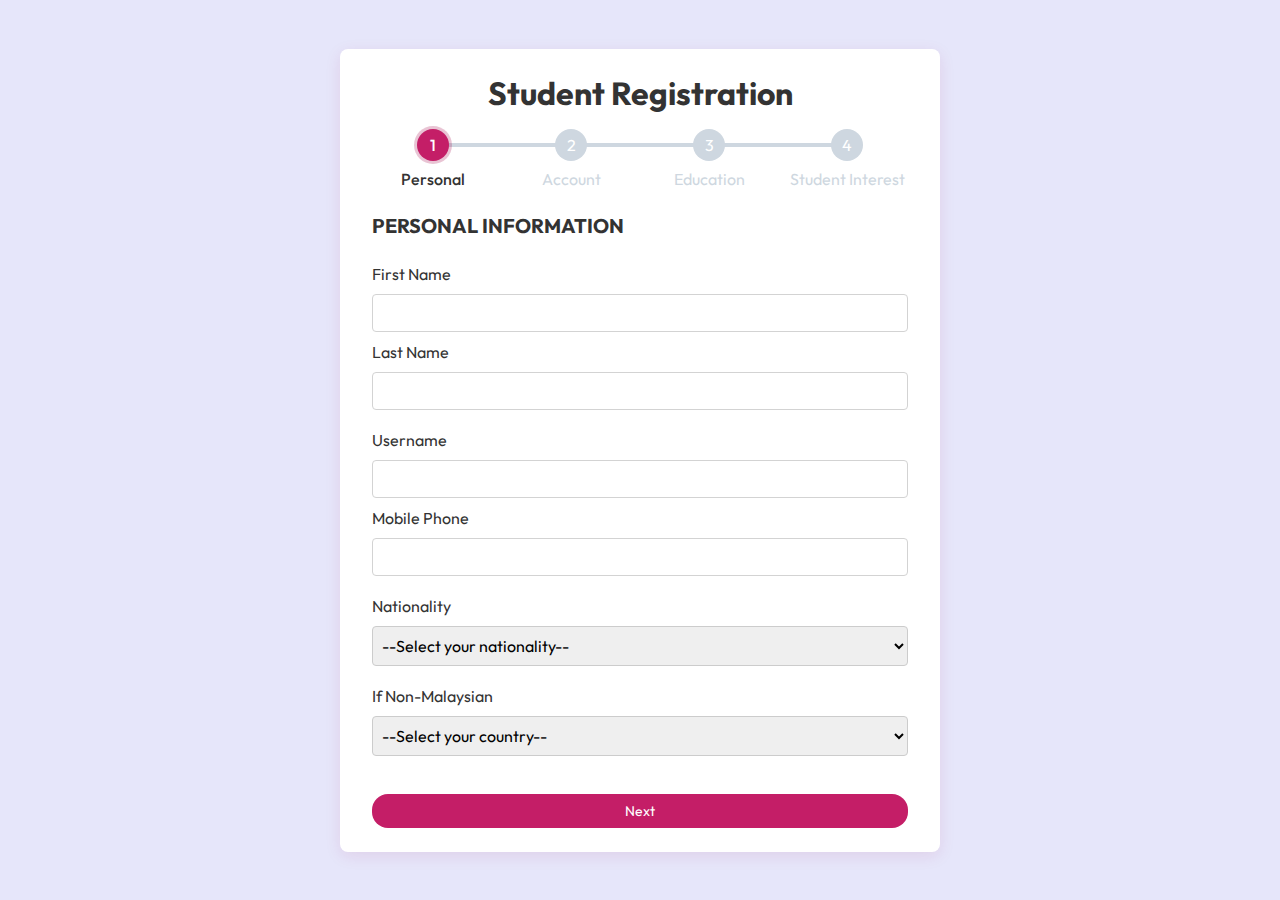
<file: index.html>
<!DOCTYPE html>
<html lang="en">

<head>
    <meta charset="UTF-8" />
    <meta name="viewport" content="width=device-width, initial-scale=1.0" />
    <title>Multistep Form</title>
    <link rel="stylesheet" href="register.css" />
    <script src="register.js" defer></script>

</head>

<body>
    <form class="form-wizard">
        <!-- .completed -->
        <div class="completed" hidden>
            <svg xmlns="http://www.w3.org/2000/svg" fill="none" viewBox="0 0 24 24" stroke-width="1.5"
                stroke="currentColor">
                <path stroke-linecap="round" stroke-linejoin="round"
                    d="M9 12.75 11.25 15 15 9.75M21 12a9 9 0 1 1-18 0 9 9 0 0 1 18 0Z" />
            </svg>

            <h3>Registration Successful!</h3>
            <p>Your account has been created.</p>
        </div>
        <!-- /.completed -->

        <h1>Student Registration</h1>

        <!-- .progress-container -->
        <div class="progress-container">
            <div class="progress"></div>

            <ol>
                <li class="current">Personal</li>
                <li>Account</li>
                <li>Education</li>
                <li>Student Interest</li>
            </ol>
        </div>
        <!-- /.progress-container -->

        <!-- .steps-container -->

        <!-- STEP 1 FOR PERSONAL OR STUDENT INFORMATION -->
        <div class="steps-container">
            <div class="step">
                <h3>Personal Information</h3>
                <div class="row">
                    <div class="form-control">
                        <label for="first-name">First Name</label>
                        <input type="text" id="first-name" name="first-name" required />
                    </div>
                    <div class="form-control">
                        <label for="last-name">Last Name</label>
                        <input type="text" id="last-name" name="last-name" required />
                    </div>
                </div>
                <div class="row">
                    <div class="form-control">
                        <label for="username">Username</label>
                        <input type="text" id="username" name="username" required />
                    </div>
                    <div class="form-control">
                        <label for="phone">Mobile Phone</label>
                        <input type="tel" id="phone" name="phone" required />
                    </div>
                </div>
                <div class="row">
                    <div class="form-control">
                        <div class="selector">
                            <label for="nationality">Nationality</label>
                            <select class="option" id="nationality" name="nationality" required>
                                <option selected disabled value="">--Select your nationality--</option>
                                <option value="malaysian">Malaysian</option>
                                <option value="non-malaysian">Non-Malaysian</option>
                            </select>
                        </div>
                    </div>
                    <div class="form-control">
                        <div class="selector">
                            <label for="non-malay">If Non-Malaysian</label>
                            <select class="option" id="non-malay" name="non-malay" >
                                <option selected disabled value="">--Select your country--</option>
                                <option value="brunei">Brunei</option>
                                <option value="china">China</option>
                                <option value="india">India</option>
                                <option value="indonesia">Indonesia</option>
                                <option value="singapore">Singapore</option>
                                <option value="spain">Spain</option>
                            </select>
                        </div>
                    </div>
                </div>
            </div>

            <!-- STEP 2 FOR ACCOUNT INFORMATION -->
            <div class="step">
                <h3>Account Information</h3>
                <div class="row">
                    <div class="form-control">
                        <label for="password">Password</label>
                        <input type="password" id="password" name="password" required />
                    </div>
                    <div class="form-control">
                        <label for="confirm-password">Confirm Password</label>
                        <input type="password" id="confirm-password" name="confirm-password" required />
                    </div>
                </div>

                <div class="form-control">
                    <label for="email">Email</label>
                    <input type="email" id="email" name="email" required />
                </div>
            </div>

            <!-- STEP 3 EDUCATION INFORMATION -->
            <div class="step">
                <h3>Education Information</h3>
                <div class="row">
                    <div class="form-control">
                        <div class="selector">
                            <label for="edu_level">Education Level</label>
                            <select class="option" id="edu_level" name="edu_level">
                                <option selected disabled value="">--Select your education level--</option>
                                <option value="foundation">Foundation</option>
                                <option value="diploma">Diploma</option>
                                <option value="advanced_diploma">Advanced Diploma</option>
                                <option value="degree">Degree</option>
                                <option value="master">Master's Degree</option>
                                <option value="PHD">Doctoral Degree</option>
                            </select>
                        </div>
                    </div>
                </div>
                <div class="row">
                    <div class="form-control">
                        <div class="selector">
                            <label for="university">Universities</label>
                            <select class="option" id="university" name="university">
                                <option selected disabled value="">--Select your university--</option>
                                <option value="GMI">German-Malaysian Institute</option>
                                <option value="MSU">Management and Science University</option>
                                <option value="UM">University of Malaya</option>
                                <option value="UPM">Universiti Putra Malaysia</option>
                                <option value="UUM">Universiti Utara Malaysia</option>
                                <option value="UiTM">Universiti Teknologi Mara</option>
                            </select>
                        </div>
                    </div>
                    <div class="form-control">
                        <div class="selector">
                            <label for="course">Course</label>
                            <select class="option" id="course" name="course">
                                <option selected disabled value="">--Select your course--</option>
                                <option value="business">Business</option>
                                <option value="IT">Information Technology</option>
                                <option value="engineer">Engineer</option>
                                <option value="eduction">Education</option>
                                <option value="computer_science">Computer Science</option>
                                <option value="mechanical_engineer">Mechanical Engineering</option>
                            </select>
                        </div>
                    </div>
                </div>
                <div class="form-control">
                    <div class="social-media-container">
                        <h3>Social Media Link</h3>
                        <label for="facebook">Facebook Page</label>
                        <input type="url" id="facebook" name="facebook" placeholder="http://www.facebook.com/yourname">
                        <label for="instagram">Instagram Profile</label>
                        <input type="url" id="instagram" name="instagram" placeholder="https://www.instagram.com/yourname">
                        <label for="youtube">YouTube Channel</label>
                        <input type="url" id="youtube" name="youtube" placeholder="http://www.youtube.com/user/yourname">
                    </div>
                </div>
            </div>
            <div class="step">
                <h3>Student Interest</h3>
                <div class="form-control">
                    <label for="bio">Interest</label>
                    <textarea id="bio" name="bio" rows="4" required></textarea>
                </div>
            </div>
        </div>
        <!-- /.steps-container -->

        <!-- .controls -->
        <div class="controls">
            <button type="button" class="prev-btn">Prev</button>
            <button type="button" class="next-btn">Next</button>
            <button type="submit" class="submit-btn">Submit</button>
        </div>
        <!-- /.controls -->
    </form>
</body>

</html>
</file>
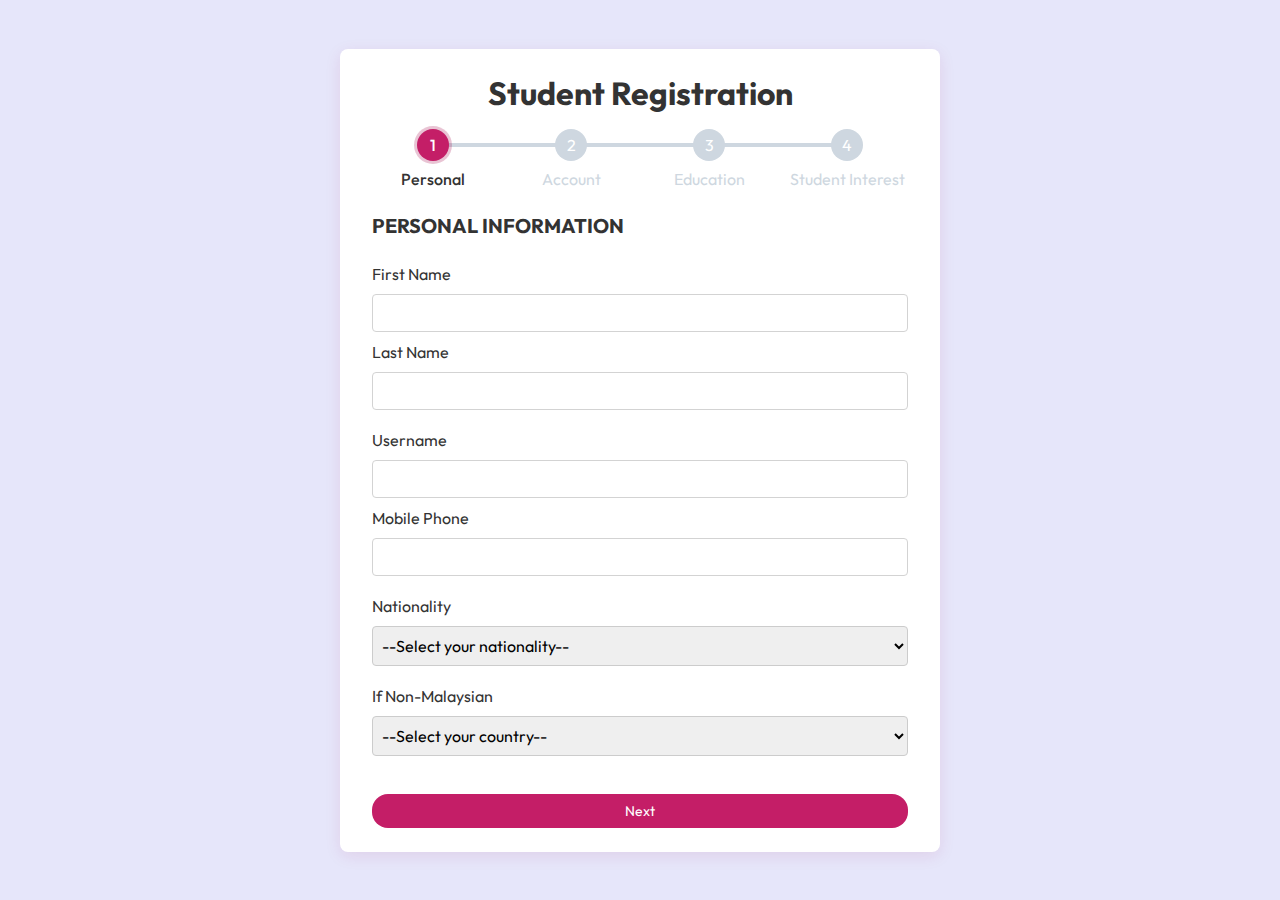
<file: register.html>
<!DOCTYPE html>
<html lang="en">

<head>
    <meta charset="UTF-8" />
    <meta name="viewport" content="width=device-width, initial-scale=1.0" />
    <title>Multistep Form</title>
    <link rel="stylesheet" href="register.css" />
    <script src="register.js" defer></script>

</head>

<body>
    <form class="form-wizard">
        <!-- .completed -->
        <div class="completed" hidden>
            <svg xmlns="http://www.w3.org/2000/svg" fill="none" viewBox="0 0 24 24" stroke-width="1.5"
                stroke="currentColor">
                <path stroke-linecap="round" stroke-linejoin="round"
                    d="M9 12.75 11.25 15 15 9.75M21 12a9 9 0 1 1-18 0 9 9 0 0 1 18 0Z" />
            </svg>

            <h3>Registration Successful!</h3>
            <p>Your account has been created.</p>
        </div>
        <!-- /.completed -->

        <h1>Student Registration</h1>

        <!-- .progress-container -->
        <div class="progress-container">
            <div class="progress"></div>

            <ol>
                <li class="current">Personal</li>
                <li>Account</li>
                <li>Education</li>
                <li>Student Interest</li>
            </ol>
        </div>
        <!-- /.progress-container -->

        <!-- .steps-container -->

        <!-- STEP 1 FOR PERSONAL OR STUDENT INFORMATION -->
        <div class="steps-container">
            <div class="step">
                <h3>Personal Information</h3>
                <div class="row">
                    <div class="form-control">
                        <label for="first-name">First Name</label>
                        <input type="text" id="first-name" name="first-name" required />
                    </div>
                    <div class="form-control">
                        <label for="last-name">Last Name</label>
                        <input type="text" id="last-name" name="last-name" required />
                    </div>
                </div>
                <div class="row">
                    <div class="form-control">
                        <label for="username">Username</label>
                        <input type="text" id="username" name="username" required />
                    </div>
                    <div class="form-control">
                        <label for="phone">Mobile Phone</label>
                        <input type="tel" id="phone" name="phone" required />
                    </div>
                </div>
                <div class="row">
                    <div class="form-control">
                        <div class="selector">
                            <label for="nationality">Nationality</label>
                            <select class="option" id="nationality" name="nationality" required>
                                <option selected disabled value="">--Select your nationality--</option>
                                <option value="malaysian">Malaysian</option>
                                <option value="non-malaysian">Non-Malaysian</option>
                            </select>
                        </div>
                    </div>
                    <div class="form-control">
                        <div class="selector">
                            <label for="non-malay">If Non-Malaysian</label>
                            <select class="option" id="non-malay" name="non-malay" >
                                <option selected disabled value="">--Select your country--</option>
                                <option value="brunei">Brunei</option>
                                <option value="china">China</option>
                                <option value="india">India</option>
                                <option value="indonesia">Indonesia</option>
                                <option value="singapore">Singapore</option>
                                <option value="spain">Spain</option>
                            </select>
                        </div>
                    </div>
                </div>
            </div>

            <!-- STEP 2 FOR ACCOUNT INFORMATION -->
            <div class="step">
                <h3>Account Information</h3>
                <div class="row">
                    <div class="form-control">
                        <label for="password">Password</label>
                        <input type="password" id="password" name="password" required />
                    </div>
                    <div class="form-control">
                        <label for="confirm-password">Confirm Password</label>
                        <input type="password" id="confirm-password" name="confirm-password" required />
                    </div>
                </div>

                <div class="form-control">
                    <label for="email">Email</label>
                    <input type="email" id="email" name="email" required />
                </div>
            </div>

            <!-- STEP 3 EDUCATION INFORMATION -->
            <div class="step">
                <h3>Education Information</h3>
                <div class="row">
                    <div class="form-control">
                        <div class="selector">
                            <label for="edu_level">Education Level</label>
                            <select class="option" id="edu_level" name="edu_level">
                                <option selected disabled value="">--Select your education level--</option>
                                <option value="foundation">Foundation</option>
                                <option value="diploma">Diploma</option>
                                <option value="advanced_diploma">Advanced Diploma</option>
                                <option value="degree">Degree</option>
                                <option value="master">Master's Degree</option>
                                <option value="PHD">Doctoral Degree</option>
                            </select>
                        </div>
                    </div>
                </div>
                <div class="row">
                    <div class="form-control">
                        <div class="selector">
                            <label for="university">Universities</label>
                            <select class="option" id="university" name="university">
                                <option selected disabled value="">--Select your university--</option>
                                <option value="GMI">German-Malaysian Institute</option>
                                <option value="MSU">Management and Science University</option>
                                <option value="UM">University of Malaya</option>
                                <option value="UPM">Universiti Putra Malaysia</option>
                                <option value="UUM">Universiti Utara Malaysia</option>
                                <option value="UiTM">Universiti Teknologi Mara</option>
                            </select>
                        </div>
                    </div>
                    <div class="form-control">
                        <div class="selector">
                            <label for="course">Course</label>
                            <select class="option" id="course" name="course">
                                <option selected disabled value="">--Select your course--</option>
                                <option value="business">Business</option>
                                <option value="IT">Information Technology</option>
                                <option value="engineer">Engineer</option>
                                <option value="eduction">Education</option>
                                <option value="computer_science">Computer Science</option>
                                <option value="mechanical_engineer">Mechanical Engineering</option>
                            </select>
                        </div>
                    </div>
                </div>
                <div class="form-control">
                    <div class="social-media-container">
                        <h3>Social Media Link</h3>
                        <label for="facebook">Facebook Page</label>
                        <input type="url" id="facebook" name="facebook" placeholder="http://www.facebook.com/yourname">
                        <label for="instagram">Instagram Profile</label>
                        <input type="url" id="instagram" name="instagram" placeholder="https://www.instagram.com/yourname">
                        <label for="youtube">YouTube Channel</label>
                        <input type="url" id="youtube" name="youtube" placeholder="http://www.youtube.com/user/yourname">
                    </div>
                </div>
            </div>
            <div class="step">
                <h3>Student Interest</h3>
                <div class="form-control">
                    <label for="bio">Interest</label>
                    <textarea id="bio" name="bio" rows="4" required></textarea>
                </div>
            </div>
        </div>
        <!-- /.steps-container -->

        <!-- .controls -->
        <div class="controls">
            <button type="button" class="prev-btn">Prev</button>
            <button type="button" class="next-btn">Next</button>
            <button type="submit" class="submit-btn">Submit</button>
        </div>
        <!-- /.controls -->
    </form>
</body>

</html>
</file>
<file: register.css>
@import url("https://fonts.googleapis.com/css2?family=Outfit:wght@400;500;600&display=swap");

* {
  font-family: "Outfit", sans-serif;
  padding: 0;
  margin: 0;
  box-sizing: border-box;
}

:root {
  --main-color: #c41e67;
  --dark-color: #a71555;
  --step-color: #ced7e0;
  --step-size: 32px;
  --steps: 4;
  --progress-width: calc((var(--steps) - 1) / var(--steps) * 100%);
}

body {
  min-height: 100vh;
  display: flex;
  flex-direction: column;
  align-items: center;
  background-color: lavender;
  color: #333;
}

h1 {
  text-align: center;
  margin-bottom: 16px;
}

h3 {
  margin-bottom: 16px;
  text-transform: uppercase;
  font-size: clamp(1rem, 2vw + 1rem, 1.25rem);
}

label {
  display: inline-flex;
  margin-bottom: 10px;
}

input,
textarea {
  outline-color: var(--main-color);
  border: 1px solid lightgray;
  padding: 8px 16px;
  border-radius: 4px;
  width: 100%;
  font-size: 1rem;
  text-align: start;
  gap: 10px;
  margin-bottom: 10px;
}

input[type="tel"] {
  direction: inherit;
}

textarea {
  resize: none;
}

button {
  cursor: pointer;
  border: none;
  border-radius: 16px;
  padding: 8px 16px;
  background-color: var(--main-color);
  color: #fff;
  font-size: 0.875rem;
  transition: 0.3s;
}

button:active,
button:hover {
  background-color: var(--dark-color);
}

button:disabled {
  opacity: 0.8;
}

button:focus {
  outline-color: #333;
}

button[type="submit"] {
  background-color: #333;
}

button[type="submit"]:hover,
button[type="submit"]:active {
  background-color: #444;
}

form {
  margin-block: auto;
}

/* form styles */

.form-wizard {
  background-color: #fff;
  padding: 1.5rem;
  border-radius: 8px;
  width: min(600px, 100%);
  box-shadow: 0 4px 16px rgba(167, 21, 84, 0.1);
  -webkit-overflow-scrolling: touch;
}

.progress-container {
  position: relative;
}

.progress-container::before {
  content: "";
  height: 4px;
  width: var(--progress-width);
  background-color: var(--step-color);
  position: absolute;
  top: calc(var(--step-size) / 2);
  left: 50%;
  translate: -50% -50%;
}

.progress-container .progress {
  height: 4px;
  width: var(--progress-width);
  background-color: var(--main-color);
  position: absolute;
  top: calc(var(--step-size) / 2);
  left: 50%;
  translate: -50% -50%;
  z-index: 2;
  transform: scaleX(0);
  transform-origin: left;
  transition: 0.3s;
}

/* if page is rtl adjust the transform origin */
html[dir="rtl"] .progress-container .progress {
  transform-origin: right;
}

.progress-container ol {
  list-style-type: none;
  display: flex;
  align-items: flex-start;
  justify-content: space-between;
  counter-reset: step-number;
  position: relative;
  z-index: 3;
}

.progress-container li {
  flex: 1;
  display: flex;
  flex-direction: column;
  align-items: center;
  color: var(--step-color);
  transition: 0.3s linear 0.3s;
  text-align: center;
  font-size: 0;
}

.progress-container li::before {
  counter-increment: step-number;
  content: counter(step-number);
  background-color: var(--step-color);
  width: var(--step-size);
  height: var(--step-size);
  display: flex;
  align-items: center;
  justify-content: center;
  border-radius: 50%;
  color: #fff;
  transition: 0.3s linear 0.3s;
  font-size: 1rem;
}

@media (min-width: 480px) {

  .progress-container li {
    font-size: 1rem;
    gap: 8px;
  }

  .selector {
    margin-bottom: 10px;
    gap: 8px;
  }
}

.progress-container li:where(.done, .current) {
  color: #333;
  font-weight: 500;
}

.progress-container li.done::before {
  background-color: var(--main-color);
}

.progress-container li.current::before {
  background-color: var(--main-color);
  box-shadow: 0 0 0 3px rgba(167, 21, 84, 0.25);
}

.steps-container {
  display: flex;
  overflow: hidden;
}

.step {
  flex: 1 0 100%; 
  padding: 24px 8px;
  opacity: 0;
  transition: opacity 0.3s;
  height: fit-content;
  display: grid;
  gap: 10px;
}

.step.current {
  opacity: 1;
}

.controls {
  display: flex;
  align-items: center;
  justify-content: space-between;
  gap: 16px;
  margin-top: 16px;
  padding-inline: 8px;
}

.controls button {
  flex: 1;
}

.completed {
  text-align: center;
}

.completed h3 {
  margin-bottom: 8px;
}

.completed svg {
  width: 100px;
  height: 100px;
  stroke: yellowgreen;
}

.completed:not([hidden])~* {
  display: none;
}

.selector:last-child {
  margin-right: 0;
}

select.option {
  width: 100%; 
  height: 40px; 
  padding: 5px; 
  border: 1px solid #ccc; 
  border-radius: 4px; 
  font-size: 1rem; 
  box-sizing: border-box; 
  margin-bottom: 10px;
}

.social-media-container {
  margin-bottom: 16px;
  justify-content: space-between;
  gap: 16px;
}

@supports (-webkit-touch-callout: none) {
  input,
  textarea {
    --webkit-appearance: none;
    box-sizing: border-box;
  }
}
</file>
